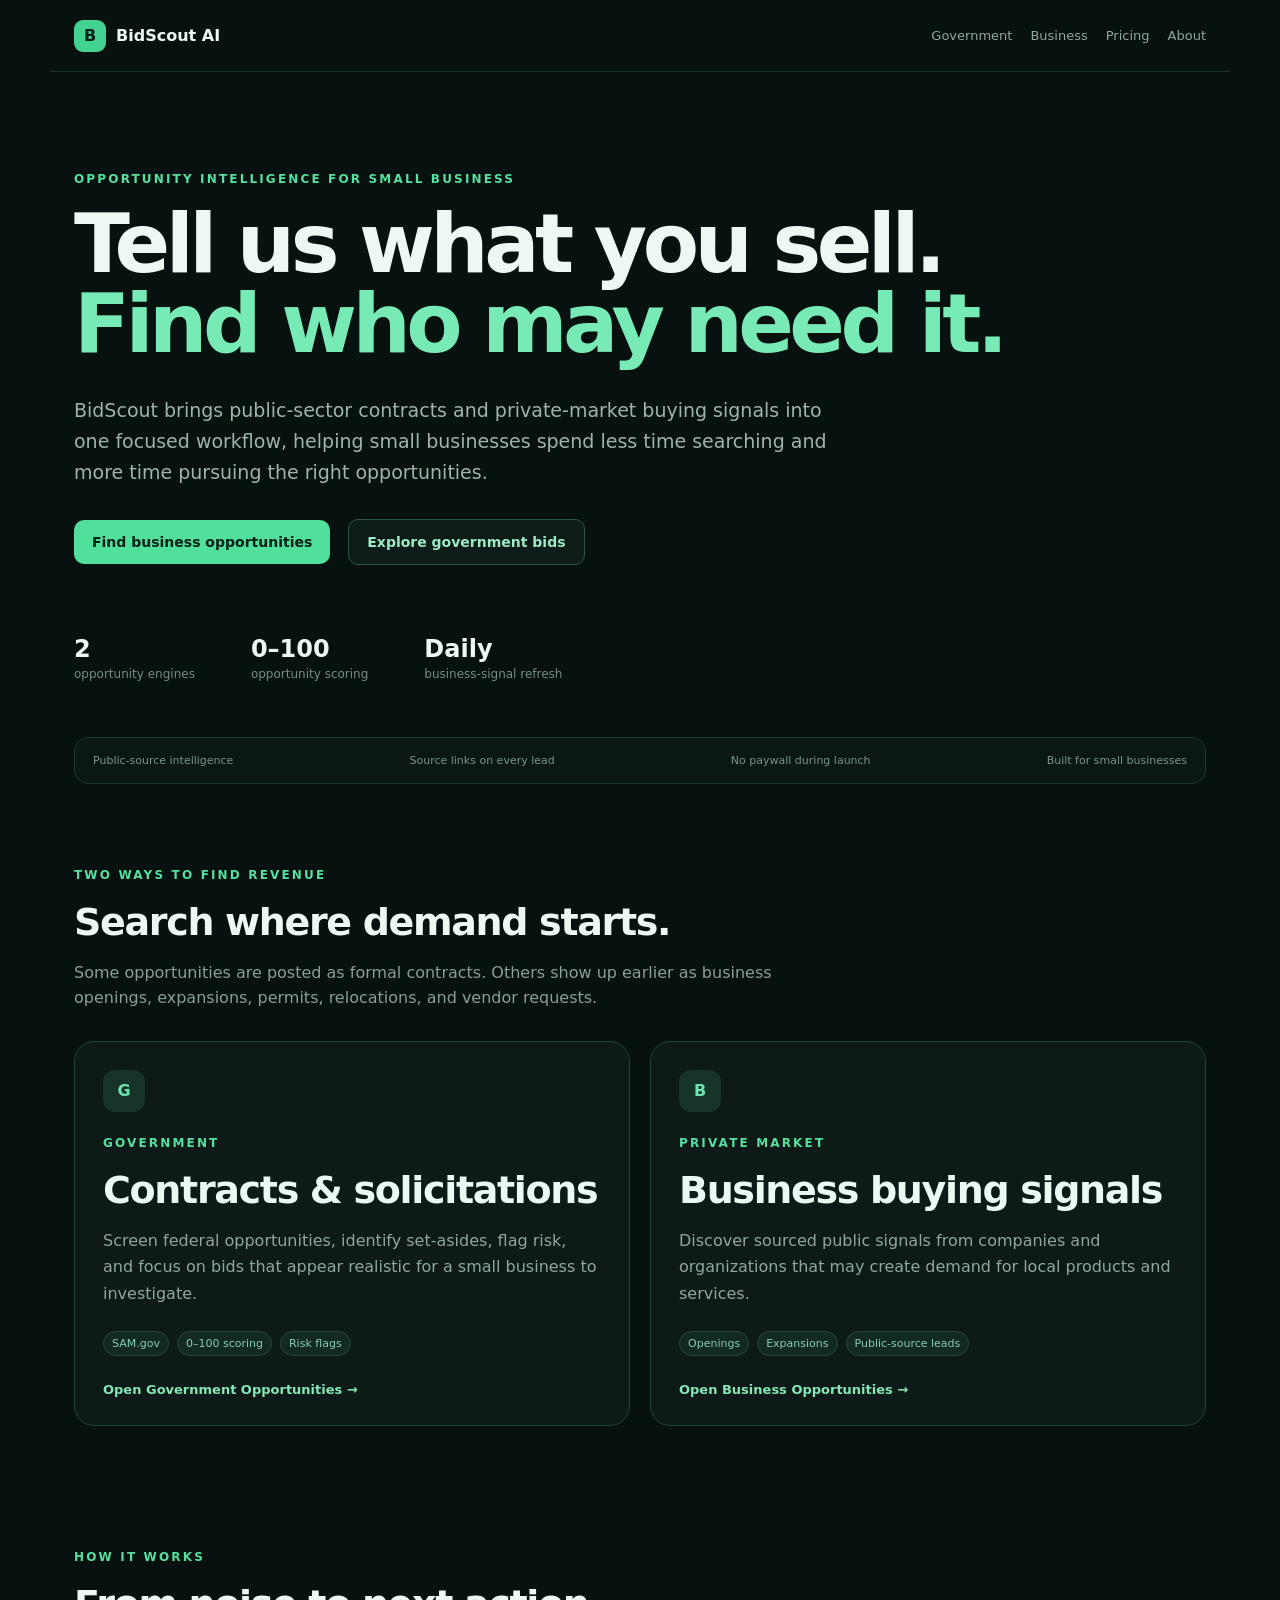
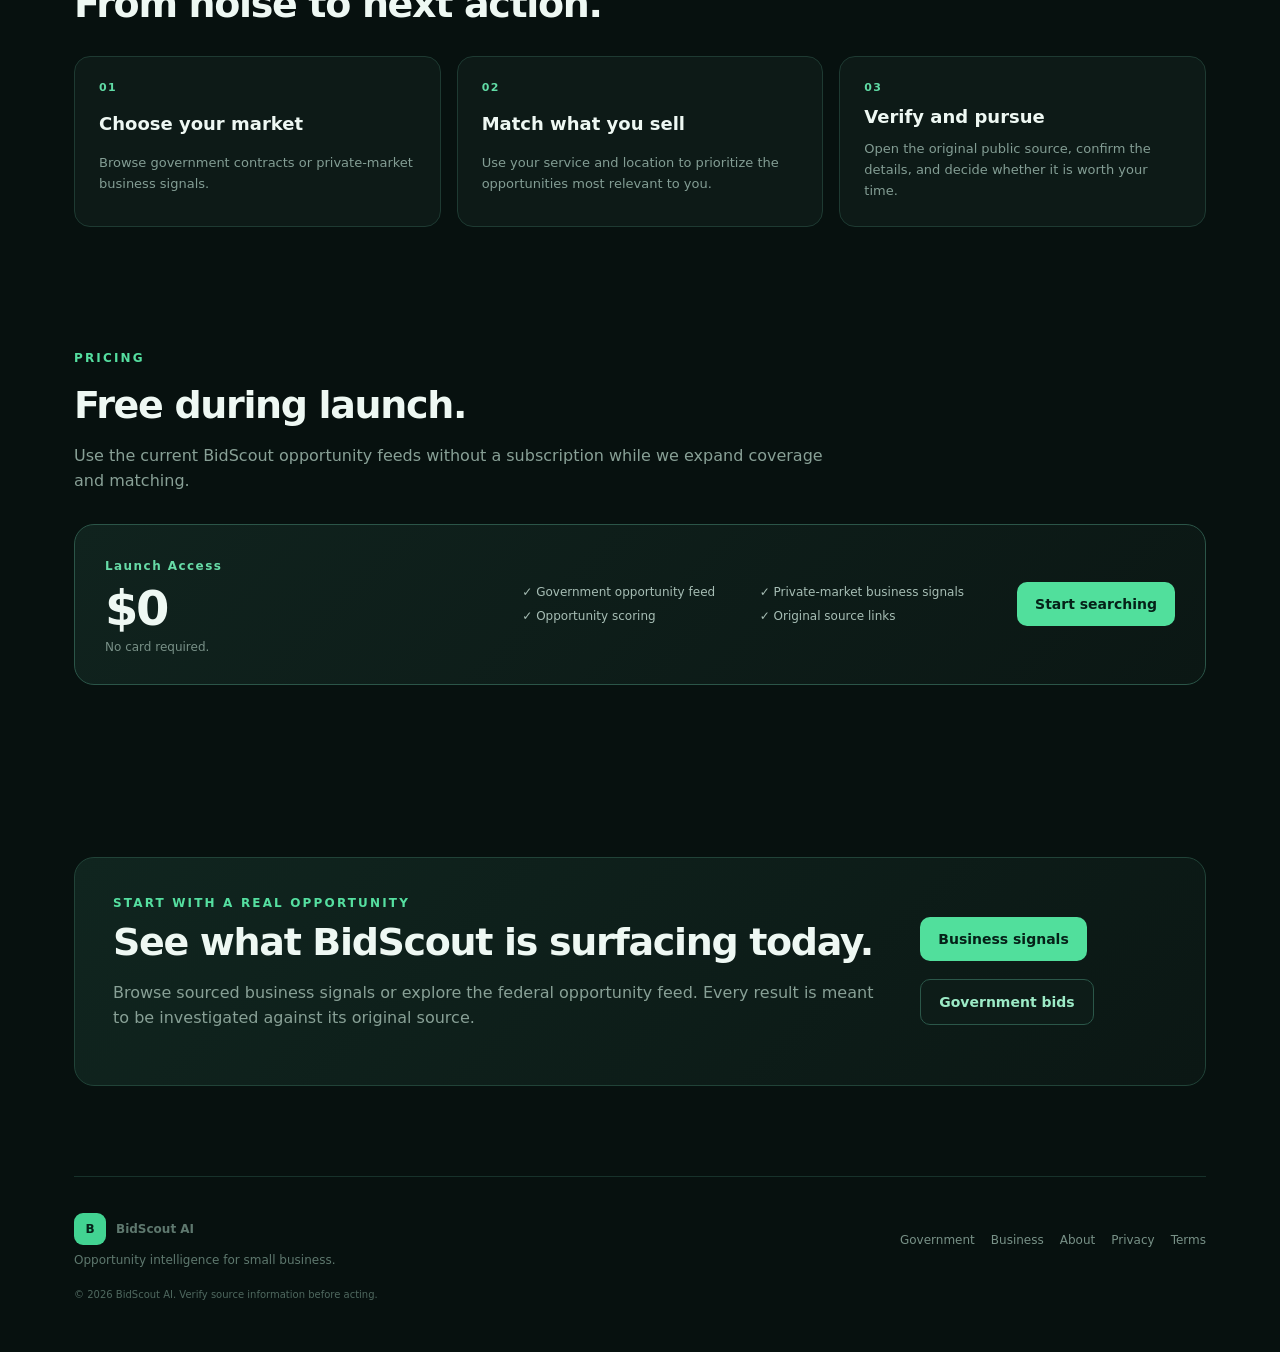
<file: index.html>
<!doctype html>
<html lang="en">
<head>
<meta charset="utf-8" />
<meta name="viewport" content="width=device-width,initial-scale=1" />
<title>BidScout AI — Find better business opportunities</title>
<meta name="description" content="BidScout helps small businesses discover government contracts and private-market buying signals worth pursuing." />
<link rel="stylesheet" href="/styles.css" />
<script defer src="https://cdn.vercel-insights.com/v1/script.js"></script>
</head>
<body>
<nav class="nav"><a class="brand" href="/"><span class="mark">B</span> BidScout AI</a><div class="navLinks"><a href="/government.html">Government</a><a href="/business.html">Business</a><a href="#pricing">Pricing</a><a href="/about.html">About</a></div></nav>
<main>
<section class="hero hubHero">
  <div class="eyebrow">OPPORTUNITY INTELLIGENCE FOR SMALL BUSINESS</div>
  <h1>Tell us what you sell.<br><span>Find who may need it.</span></h1>
  <p>BidScout brings public-sector contracts and private-market buying signals into one focused workflow, helping small businesses spend less time searching and more time pursuing the right opportunities.</p>
  <div class="heroActions"><a class="primary" href="/business.html">Find business opportunities</a><a class="secondary" href="/government.html">Explore government bids</a></div>
  <div class="proof"><div><b>2</b><span>opportunity engines</span></div><div><b>0–100</b><span>opportunity scoring</span></div><div><b>Daily</b><span>business-signal refresh</span></div></div>
</section>
<section class="trustStrip"><span>Public-source intelligence</span><span>Source links on every lead</span><span>No paywall during launch</span><span>Built for small businesses</span></section>
<section class="pathSection">
  <div class="sectionIntro"><div class="eyebrow">TWO WAYS TO FIND REVENUE</div><h2>Search where demand starts.</h2><p>Some opportunities are posted as formal contracts. Others show up earlier as business openings, expansions, permits, relocations, and vendor requests.</p></div>
  <div class="pathGrid">
    <a class="pathCard" href="/government.html"><div class="pathIcon">G</div><div class="eyebrow">GOVERNMENT</div><h2>Contracts & solicitations</h2><p>Screen federal opportunities, identify set-asides, flag risk, and focus on bids that appear realistic for a small business to investigate.</p><div class="pathMeta"><span>SAM.gov</span><span>0–100 scoring</span><span>Risk flags</span></div><strong>Open Government Opportunities →</strong></a>
    <a class="pathCard" href="/business.html"><div class="pathIcon">B</div><div class="eyebrow">PRIVATE MARKET</div><h2>Business buying signals</h2><p>Discover sourced public signals from companies and organizations that may create demand for local products and services.</p><div class="pathMeta"><span>Openings</span><span>Expansions</span><span>Public-source leads</span></div><strong>Open Business Opportunities →</strong></a>
  </div>
</section>
<section class="stepsSection"><div class="sectionIntro"><div class="eyebrow">HOW IT WORKS</div><h2>From noise to next action.</h2></div><div class="stepsGrid"><div><span>01</span><b>Choose your market</b><p>Browse government contracts or private-market business signals.</p></div><div><span>02</span><b>Match what you sell</b><p>Use your service and location to prioritize the opportunities most relevant to you.</p></div><div><span>03</span><b>Verify and pursue</b><p>Open the original public source, confirm the details, and decide whether it is worth your time.</p></div></div></section>
<section id="pricing" class="pricingSection"><div class="sectionIntro"><div class="eyebrow">PRICING</div><h2>Free during launch.</h2><p>Use the current BidScout opportunity feeds without a subscription while we expand coverage and matching.</p></div><div class="pricingCard"><div><span class="planName">Launch Access</span><div class="price">$0</div><p>No card required.</p></div><div class="planFeatures"><span>✓ Government opportunity feed</span><span>✓ Private-market business signals</span><span>✓ Opportunity scoring</span><span>✓ Original source links</span></div><a class="primary" href="/business.html">Start searching</a></div></section>
<section class="cta"><div><div class="eyebrow">START WITH A REAL OPPORTUNITY</div><h2>See what BidScout is surfacing today.</h2><p>Browse sourced business signals or explore the federal opportunity feed. Every result is meant to be investigated against its original source.</p></div><div class="heroActions"><a class="primary" href="/business.html">Business signals</a><a class="secondary" href="/government.html">Government bids</a></div></section>
</main>
<footer class="siteFooter"><div><a class="brand" href="/"><span class="mark">B</span> BidScout AI</a><p>Opportunity intelligence for small business.</p></div><div class="footerLinks"><a href="/government.html">Government</a><a href="/business.html">Business</a><a href="/about.html">About</a><a href="/privacy.html">Privacy</a><a href="/terms.html">Terms</a></div><small>© 2026 BidScout AI. Verify source information before acting.</small></footer>
</body>
</html>
</file>
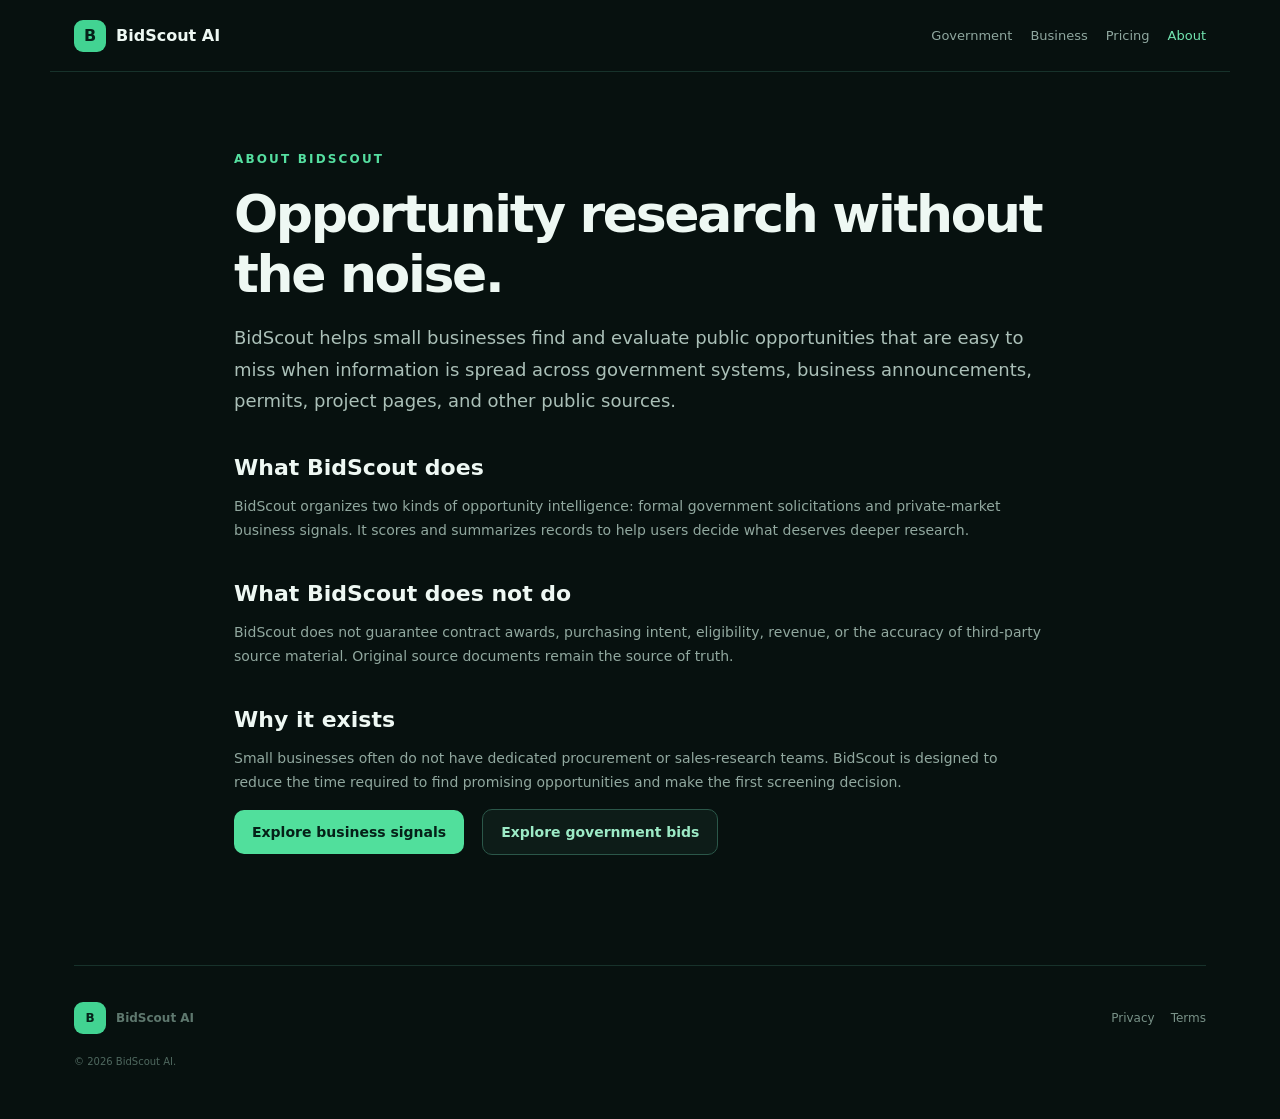
<file: about.html>
<!doctype html><html lang="en"><head><meta charset="utf-8"/><meta name="viewport" content="width=device-width,initial-scale=1"/><title>About — BidScout AI</title><meta name="description" content="About BidScout AI and how its opportunity intelligence works."/><link rel="stylesheet" href="/styles.css"/></head><body><nav class="nav"><a class="brand" href="/"><span class="mark">B</span> BidScout AI</a><div class="navLinks"><a href="/government.html">Government</a><a href="/business.html">Business</a><a href="/#pricing">Pricing</a><a class="activeNav" href="/about.html">About</a></div></nav><main class="legalPage"><div class="eyebrow">ABOUT BIDSCOUT</div><h1>Opportunity research without the noise.</h1><p class="lede">BidScout helps small businesses find and evaluate public opportunities that are easy to miss when information is spread across government systems, business announcements, permits, project pages, and other public sources.</p><h2>What BidScout does</h2><p>BidScout organizes two kinds of opportunity intelligence: formal government solicitations and private-market business signals. It scores and summarizes records to help users decide what deserves deeper research.</p><h2>What BidScout does not do</h2><p>BidScout does not guarantee contract awards, purchasing intent, eligibility, revenue, or the accuracy of third-party source material. Original source documents remain the source of truth.</p><h2>Why it exists</h2><p>Small businesses often do not have dedicated procurement or sales-research teams. BidScout is designed to reduce the time required to find promising opportunities and make the first screening decision.</p><div class="heroActions"><a class="primary" href="/business.html">Explore business signals</a><a class="secondary" href="/government.html">Explore government bids</a></div></main><footer class="siteFooter"><div><a class="brand" href="/"><span class="mark">B</span> BidScout AI</a></div><div class="footerLinks"><a href="/privacy.html">Privacy</a><a href="/terms.html">Terms</a></div><small>© 2026 BidScout AI.</small></footer></body></html>
</file>
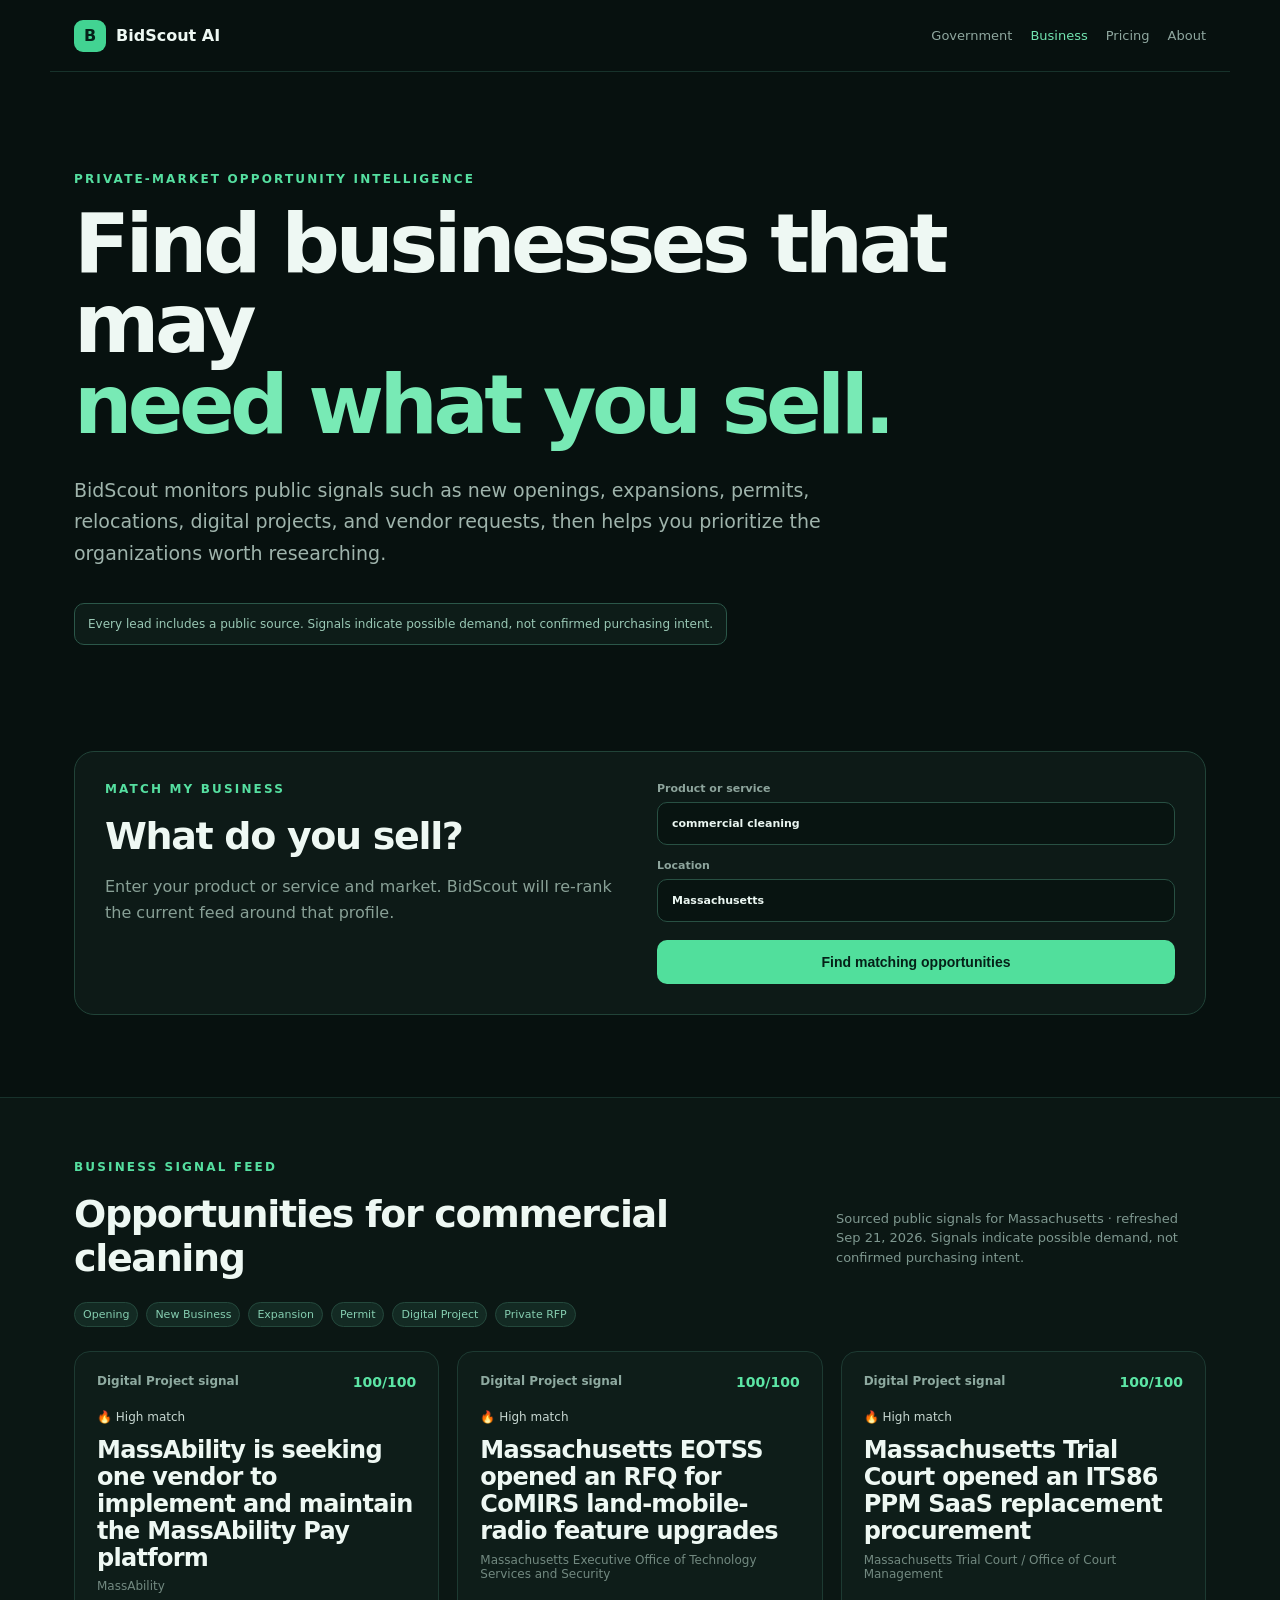
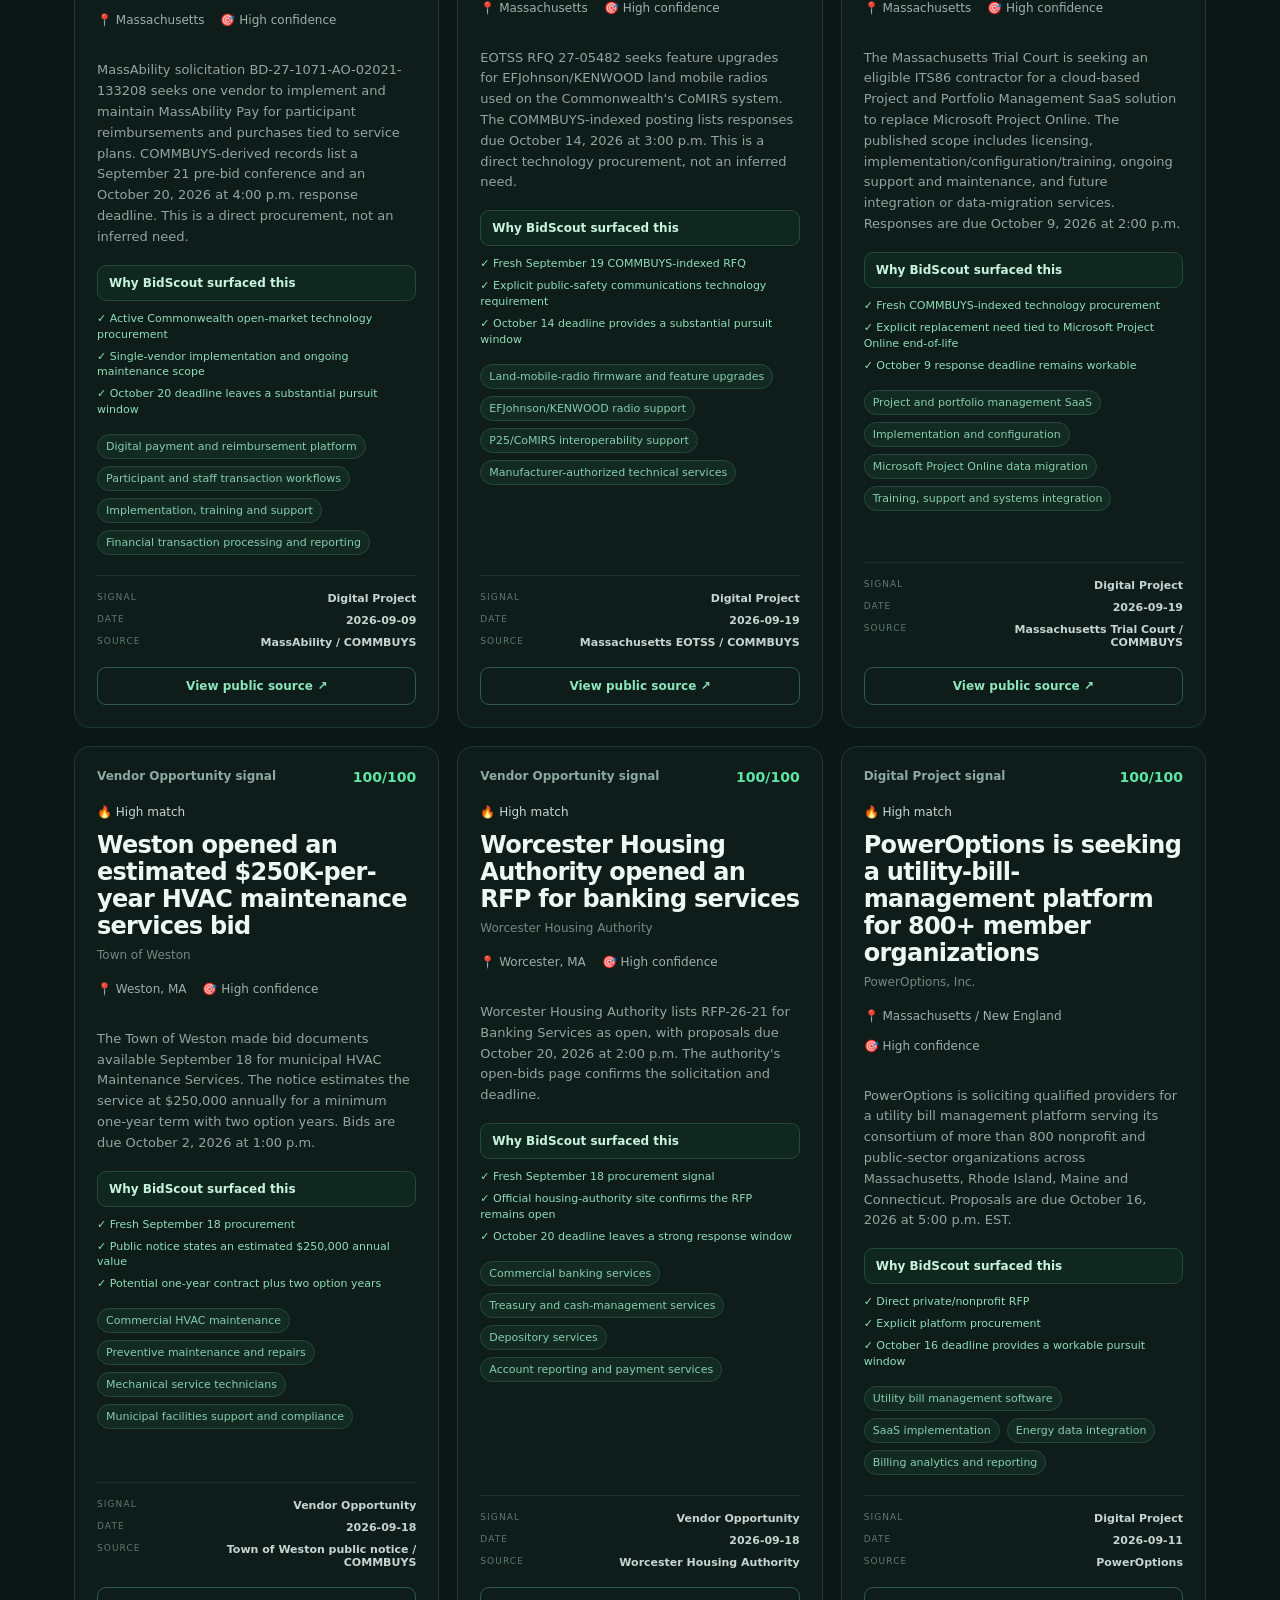
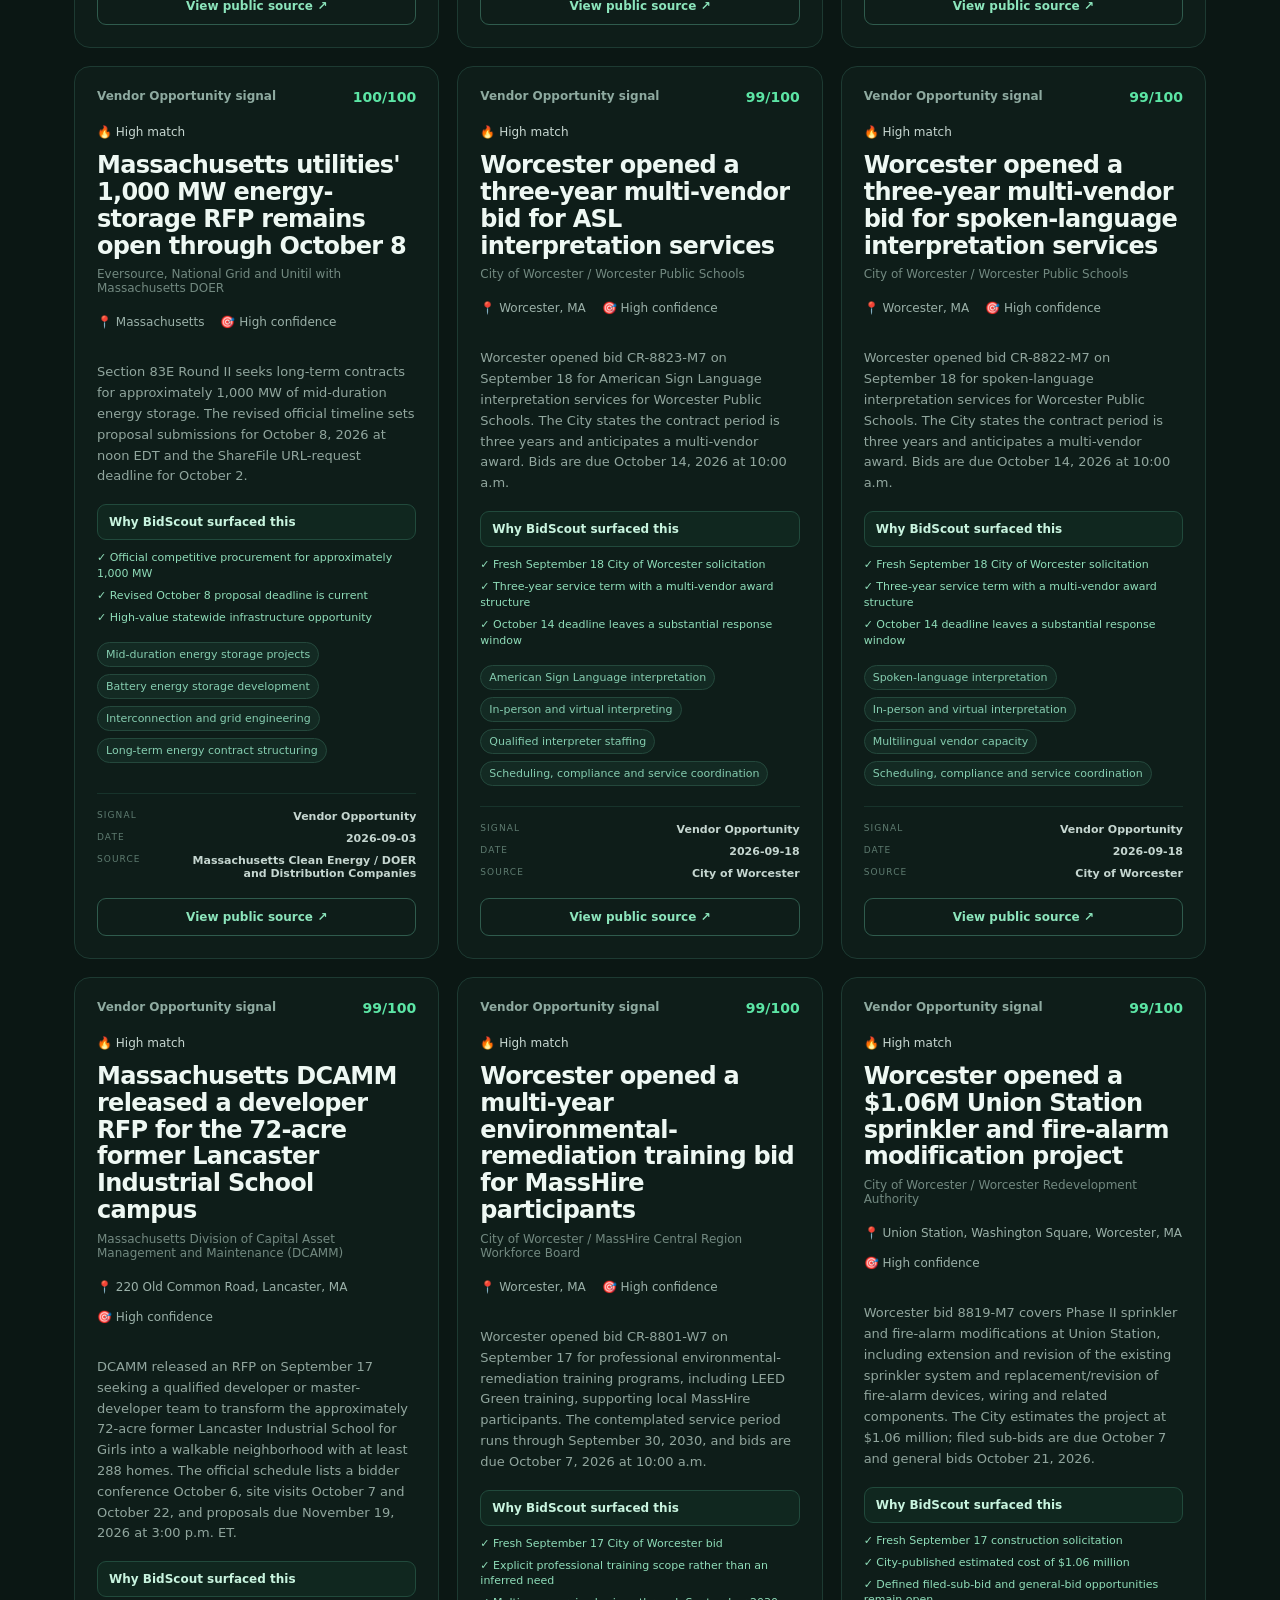
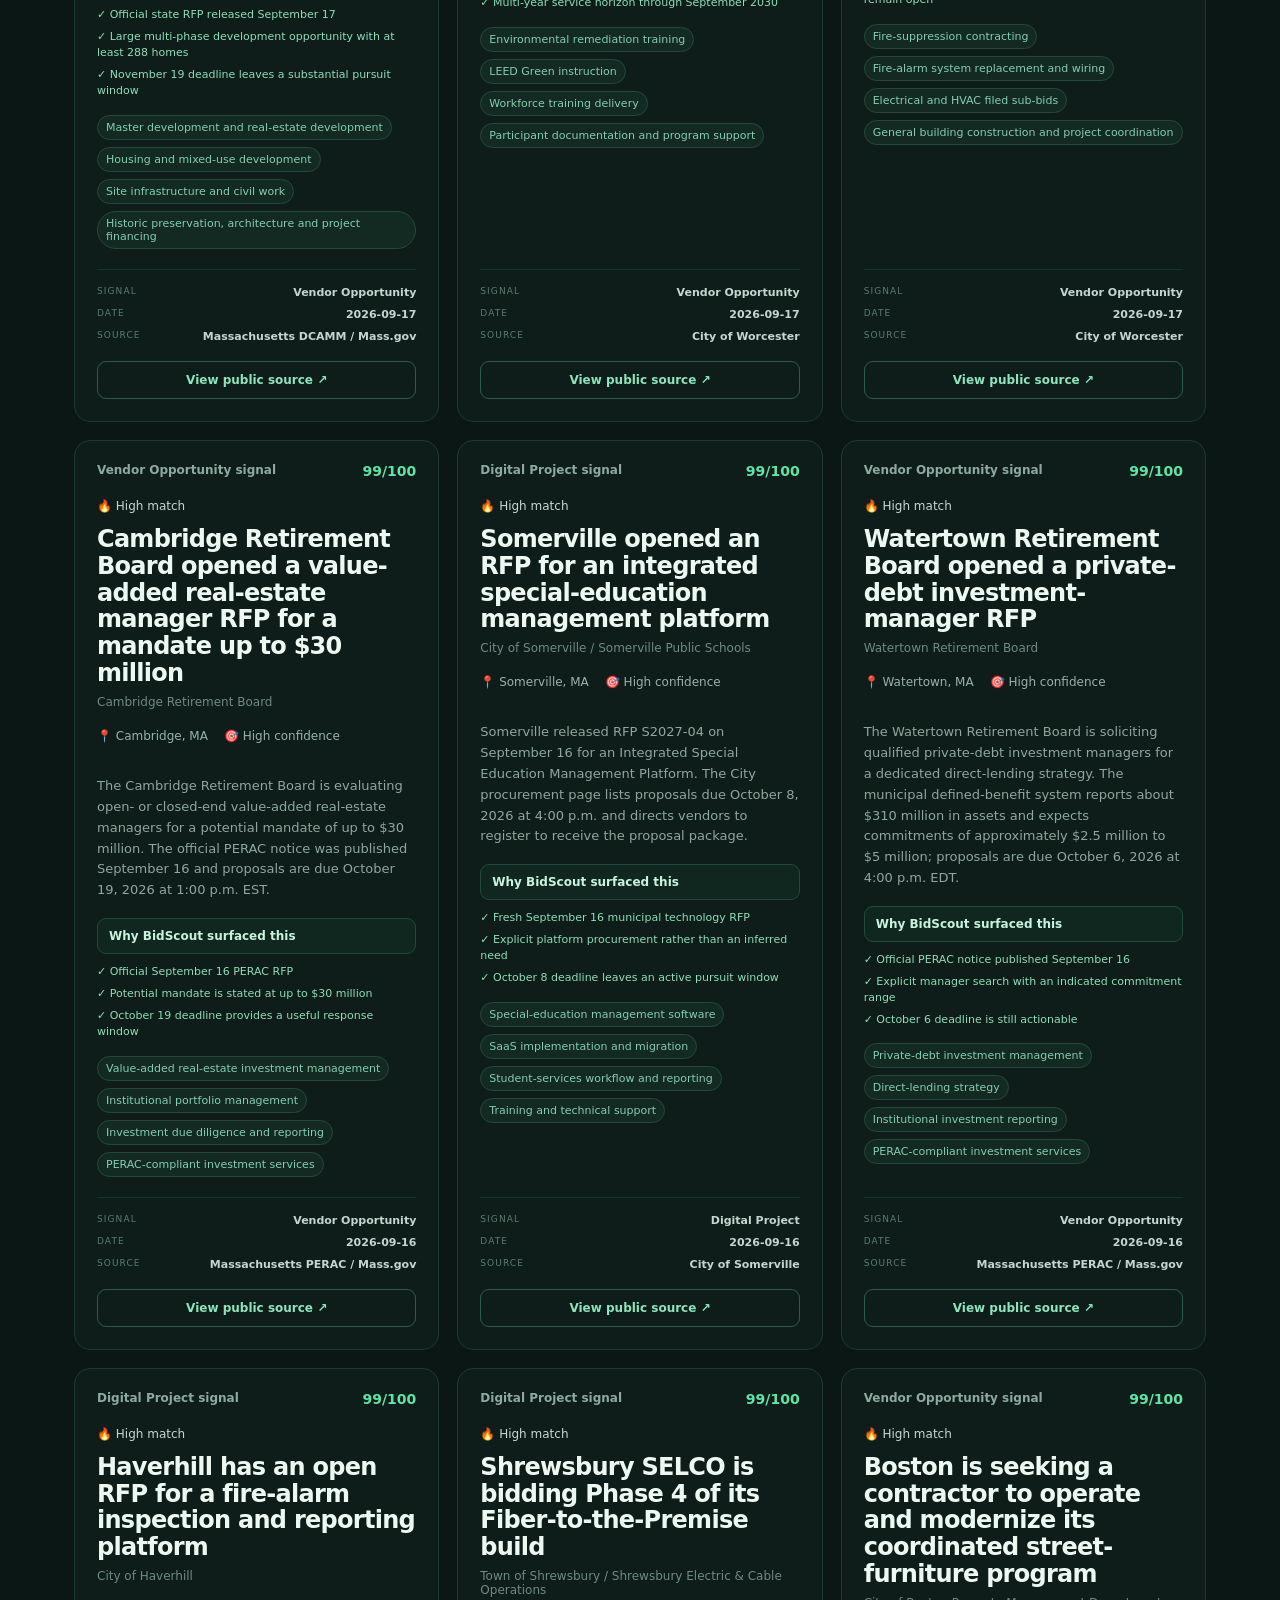
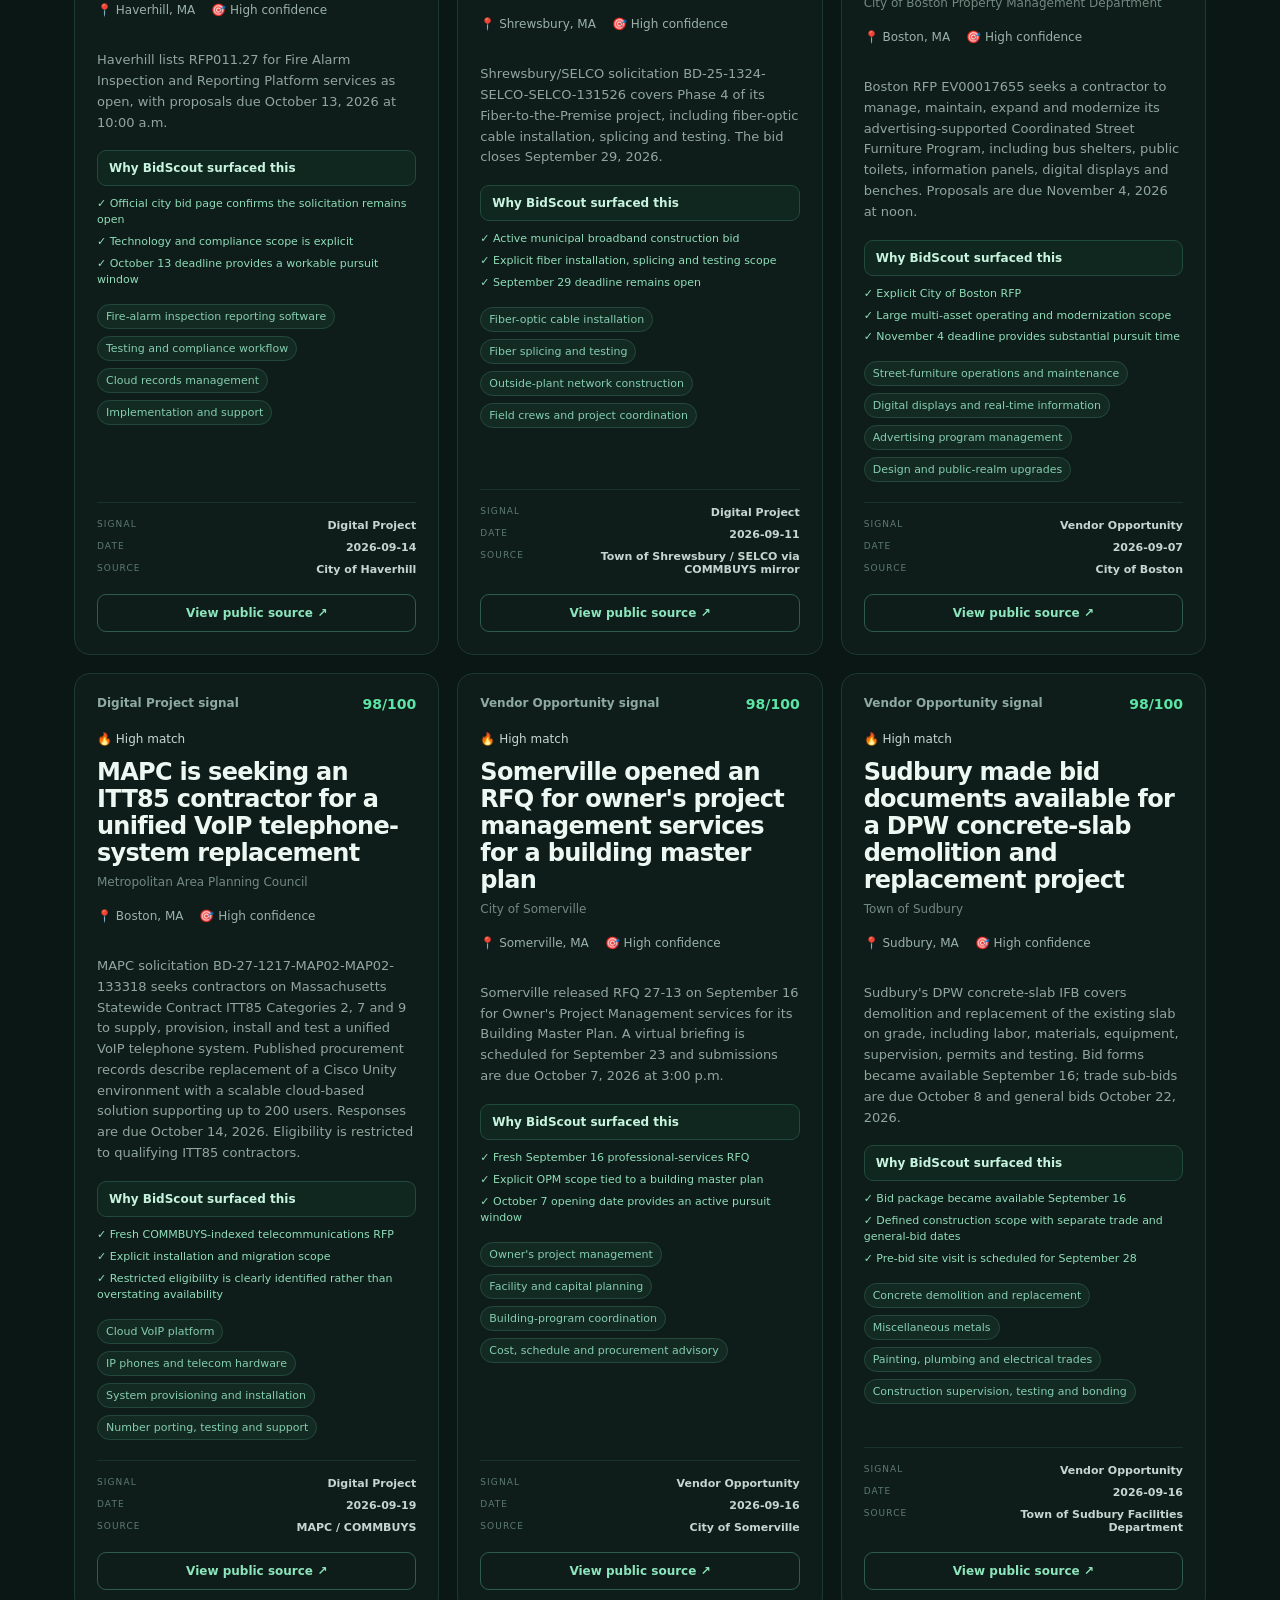
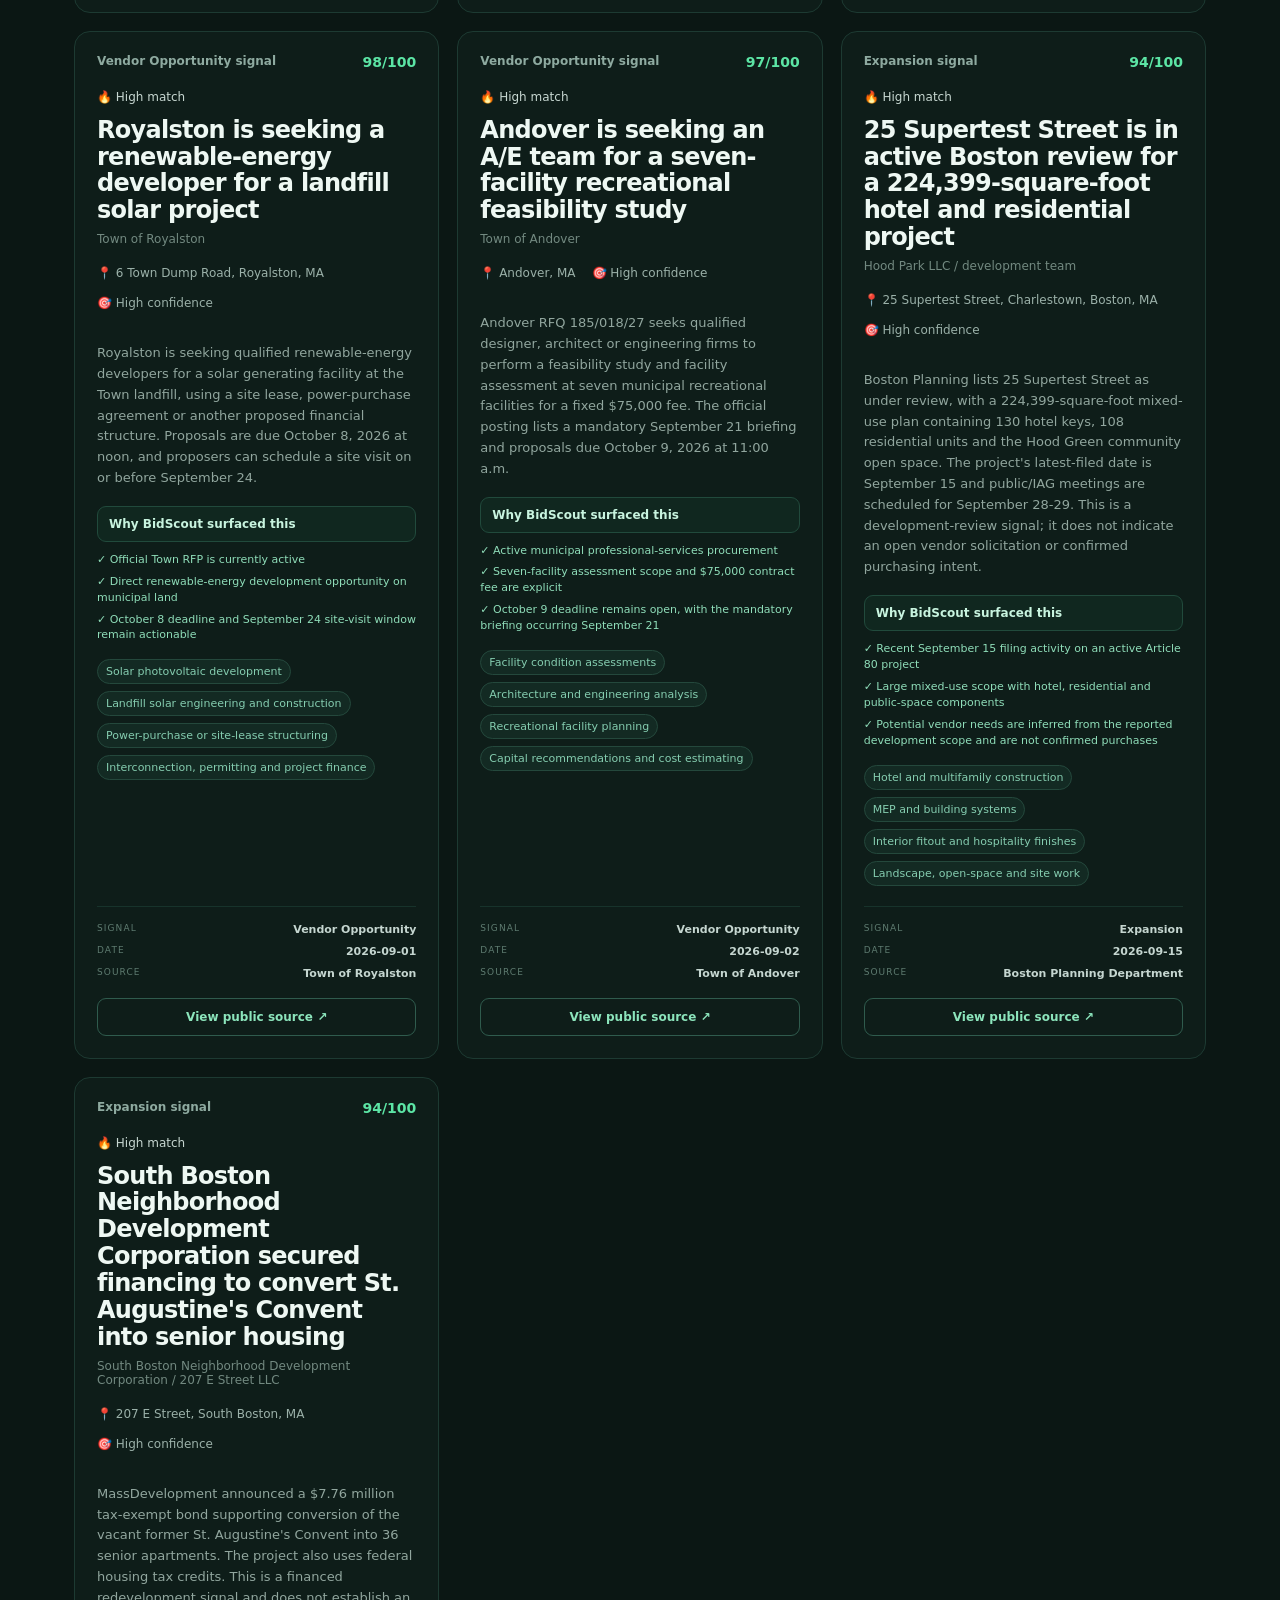
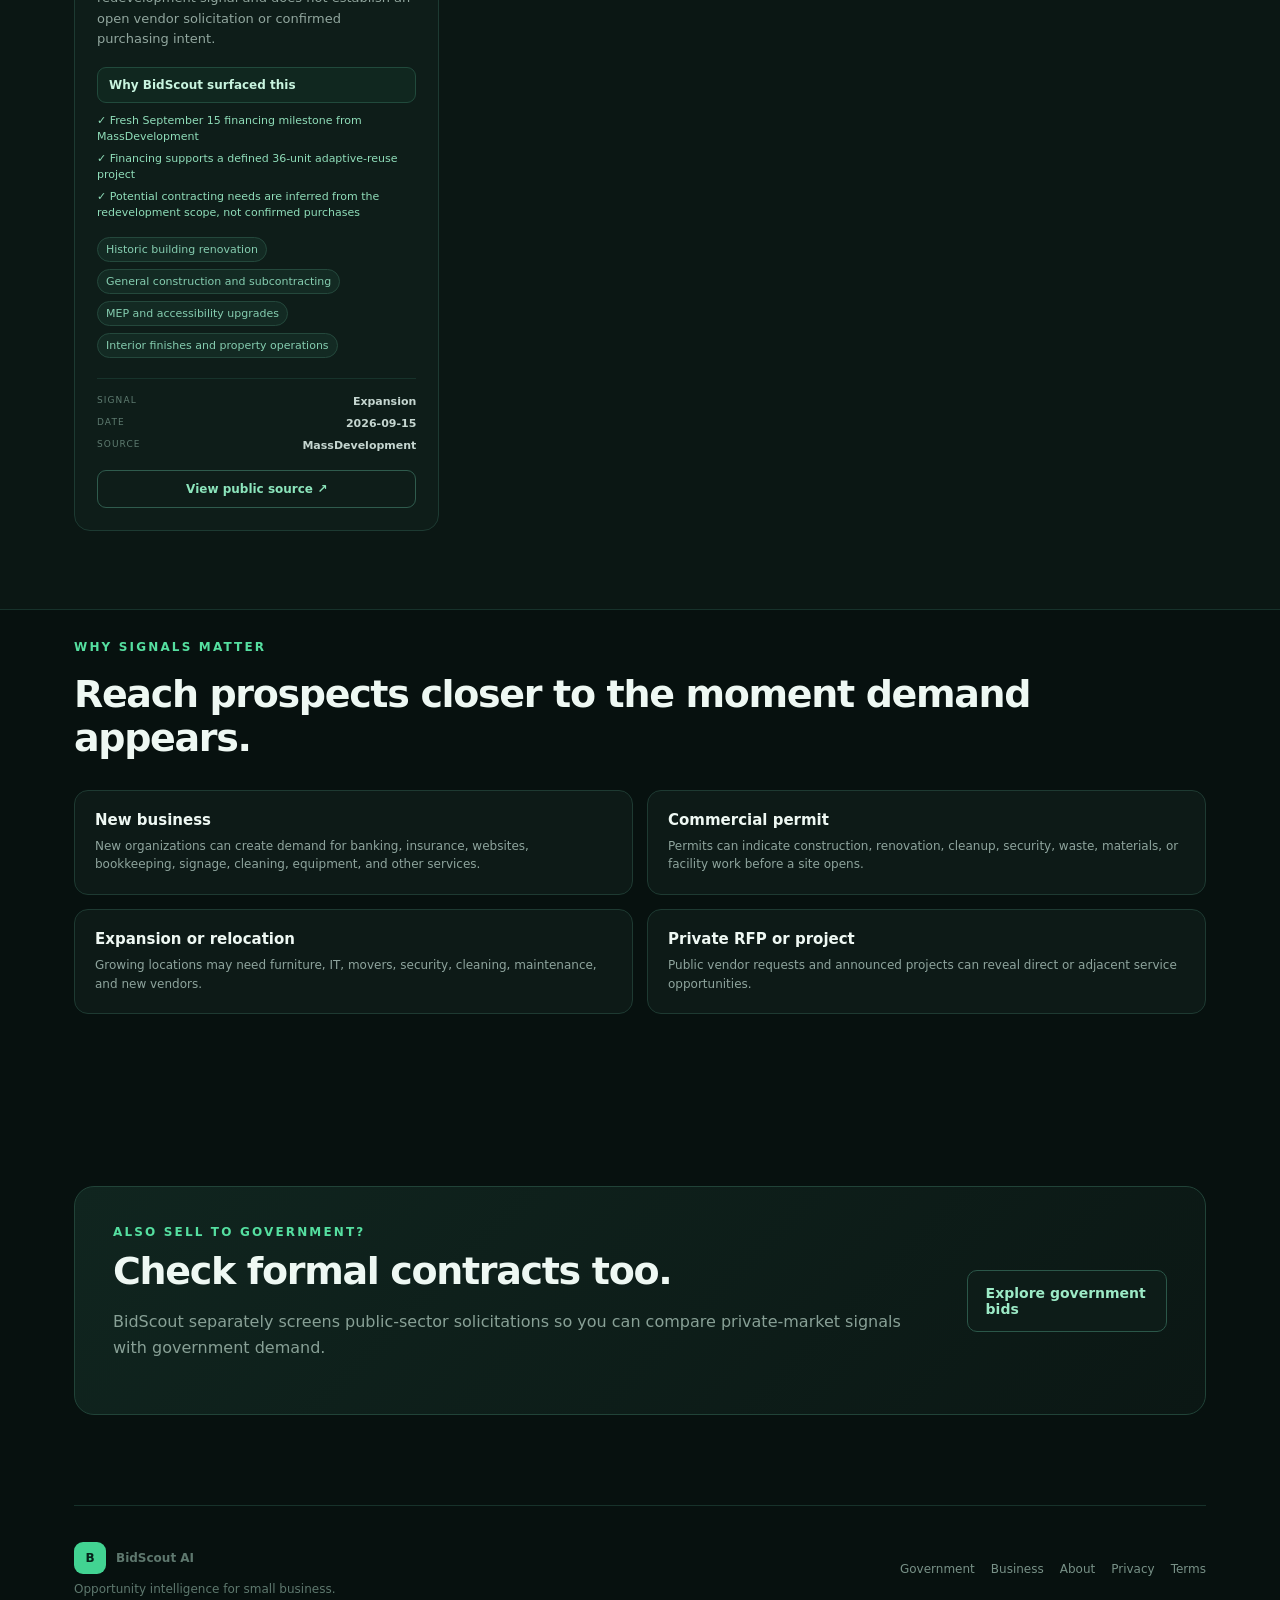
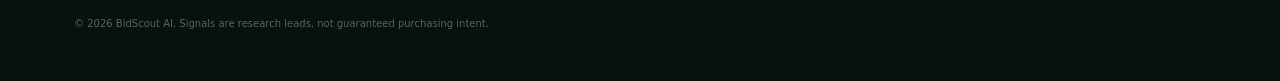
<file: business.html>
<!doctype html>
<html lang="en">
<head>
<meta charset="utf-8" />
<meta name="viewport" content="width=device-width,initial-scale=1" />
<title>Business Opportunities — BidScout AI</title>
<meta name="description" content="Find sourced private-market buying signals from new businesses, openings, expansions, permits, digital projects, and vendor requests." />
<link rel="stylesheet" href="/styles.css" />
</head>
<body>
<nav class="nav"><a class="brand" href="/"><span class="mark">B</span> BidScout AI</a><div class="navLinks"><a href="/government.html">Government</a><a class="activeNav" href="/business.html">Business</a><a href="/#pricing">Pricing</a><a href="/about.html">About</a></div></nav>
<main>
<section class="hero subHero">
  <div class="eyebrow">PRIVATE-MARKET OPPORTUNITY INTELLIGENCE</div>
  <h1>Find businesses that may<br><span>need what you sell.</span></h1>
  <p>BidScout monitors public signals such as new openings, expansions, permits, relocations, digital projects, and vendor requests, then helps you prioritize the organizations worth researching.</p>
  <div class="infoNote">Every lead includes a public source. Signals indicate possible demand, not confirmed purchasing intent.</div>
</section>
<section class="matcherSection">
  <div class="matcherBox"><div><div class="eyebrow">MATCH MY BUSINESS</div><h2>What do you sell?</h2><p>Enter your product or service and market. BidScout will re-rank the current feed around that profile.</p></div><form id="businessMatcher" class="matcherForm"><label>Product or service<input id="offerInput" placeholder="e.g. commercial cleaning" value="commercial cleaning" /></label><label>Location<input id="locationInput" placeholder="e.g. Massachusetts" value="Massachusetts" /></label><button class="primary formButton" type="submit">Find matching opportunities</button></form></div>
</section>
<section class="feed businessFeed">
  <div class="feedHead"><div><div class="eyebrow">BUSINESS SIGNAL FEED</div><h2 id="businessFeedTitle">Business opportunities</h2></div><p id="businessFeedSubtitle">Loading sourced public signals…</p></div>
  <div class="signalLegend"><span>Opening</span><span>New Business</span><span>Expansion</span><span>Permit</span><span>Digital Project</span><span>Private RFP</span></div>
  <div id="businessGrid" class="grid"><div class="loading">Loading business signals…</div></div>
</section>
<section class="howSection"><div class="eyebrow">WHY SIGNALS MATTER</div><h2>Reach prospects closer to the moment demand appears.</h2><div class="signalTypes"><div><b>New business</b><span>New organizations can create demand for banking, insurance, websites, bookkeeping, signage, cleaning, equipment, and other services.</span></div><div><b>Commercial permit</b><span>Permits can indicate construction, renovation, cleanup, security, waste, materials, or facility work before a site opens.</span></div><div><b>Expansion or relocation</b><span>Growing locations may need furniture, IT, movers, security, cleaning, maintenance, and new vendors.</span></div><div><b>Private RFP or project</b><span>Public vendor requests and announced projects can reveal direct or adjacent service opportunities.</span></div></div></section>
<section class="cta"><div><div class="eyebrow">ALSO SELL TO GOVERNMENT?</div><h2>Check formal contracts too.</h2><p>BidScout separately screens public-sector solicitations so you can compare private-market signals with government demand.</p></div><a class="secondary" href="/government.html">Explore government bids</a></section>
</main>
<footer class="siteFooter"><div><a class="brand" href="/"><span class="mark">B</span> BidScout AI</a><p>Opportunity intelligence for small business.</p></div><div class="footerLinks"><a href="/government.html">Government</a><a href="/business.html">Business</a><a href="/about.html">About</a><a href="/privacy.html">Privacy</a><a href="/terms.html">Terms</a></div><small>© 2026 BidScout AI. Signals are research leads, not guaranteed purchasing intent.</small></footer>
<script src="/business.js"></script>
</body>
</html>
</file>
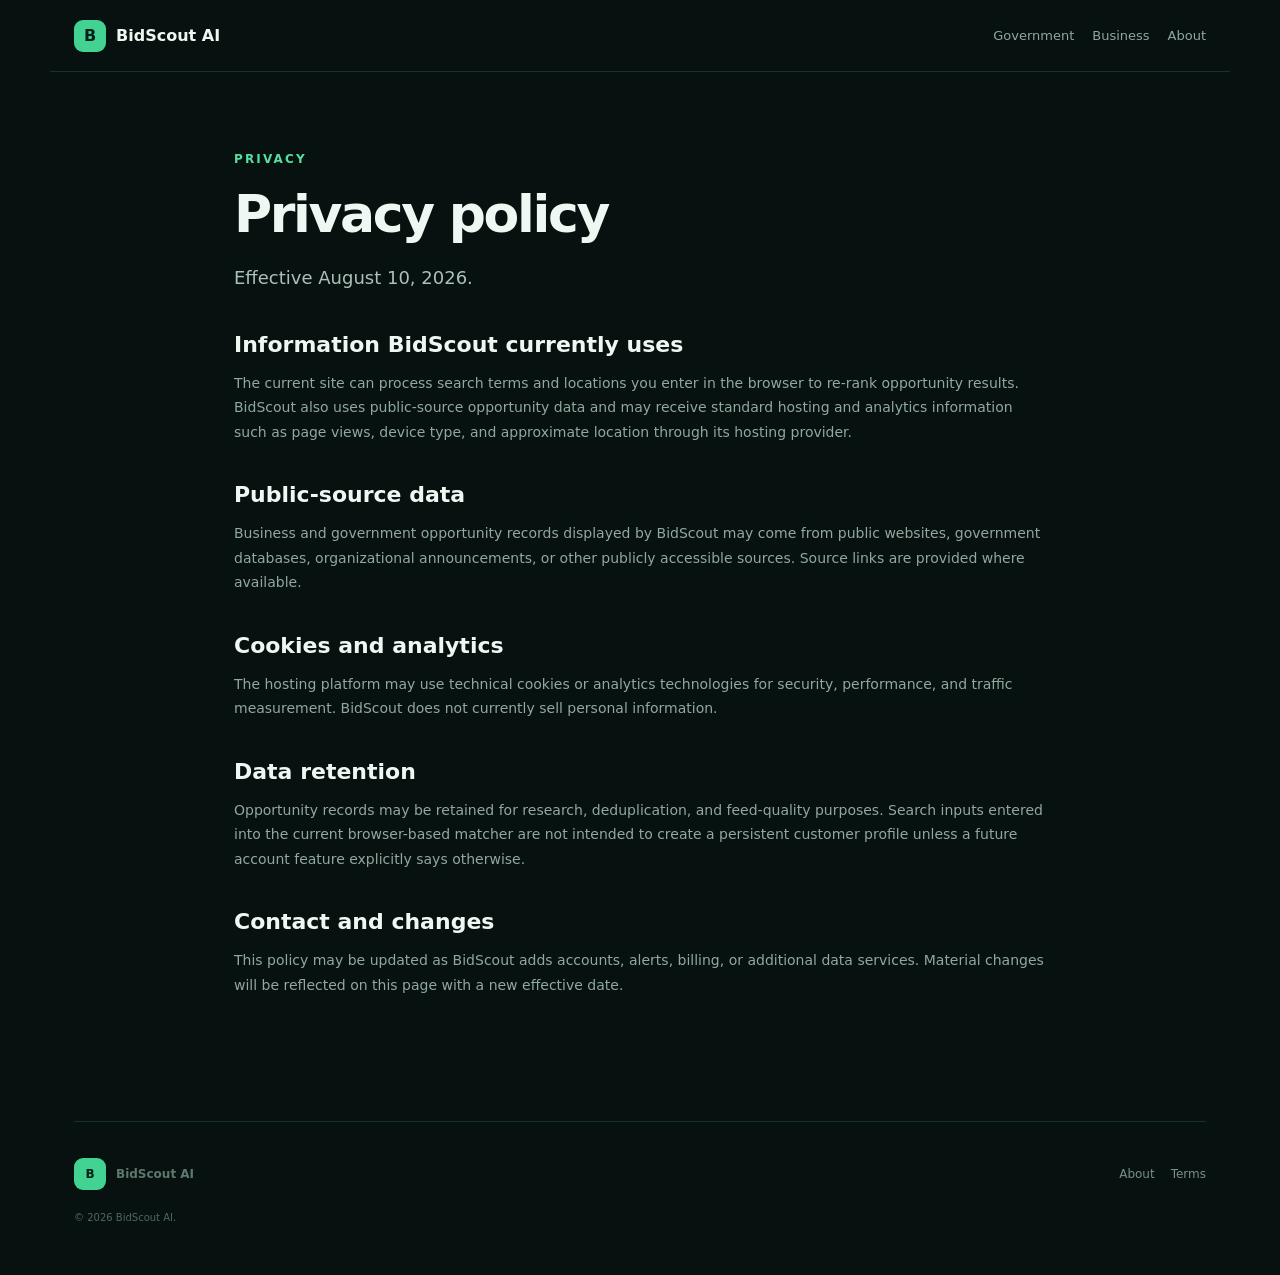
<file: privacy.html>
<!doctype html><html lang="en"><head><meta charset="utf-8"/><meta name="viewport" content="width=device-width,initial-scale=1"/><title>Privacy — BidScout AI</title><link rel="stylesheet" href="/styles.css"/></head><body><nav class="nav"><a class="brand" href="/"><span class="mark">B</span> BidScout AI</a><div class="navLinks"><a href="/government.html">Government</a><a href="/business.html">Business</a><a href="/about.html">About</a></div></nav><main class="legalPage"><div class="eyebrow">PRIVACY</div><h1>Privacy policy</h1><p class="lede">Effective August 10, 2026.</p><h2>Information BidScout currently uses</h2><p>The current site can process search terms and locations you enter in the browser to re-rank opportunity results. BidScout also uses public-source opportunity data and may receive standard hosting and analytics information such as page views, device type, and approximate location through its hosting provider.</p><h2>Public-source data</h2><p>Business and government opportunity records displayed by BidScout may come from public websites, government databases, organizational announcements, or other publicly accessible sources. Source links are provided where available.</p><h2>Cookies and analytics</h2><p>The hosting platform may use technical cookies or analytics technologies for security, performance, and traffic measurement. BidScout does not currently sell personal information.</p><h2>Data retention</h2><p>Opportunity records may be retained for research, deduplication, and feed-quality purposes. Search inputs entered into the current browser-based matcher are not intended to create a persistent customer profile unless a future account feature explicitly says otherwise.</p><h2>Contact and changes</h2><p>This policy may be updated as BidScout adds accounts, alerts, billing, or additional data services. Material changes will be reflected on this page with a new effective date.</p></main><footer class="siteFooter"><div><a class="brand" href="/"><span class="mark">B</span> BidScout AI</a></div><div class="footerLinks"><a href="/about.html">About</a><a href="/terms.html">Terms</a></div><small>© 2026 BidScout AI.</small></footer></body></html>
</file>
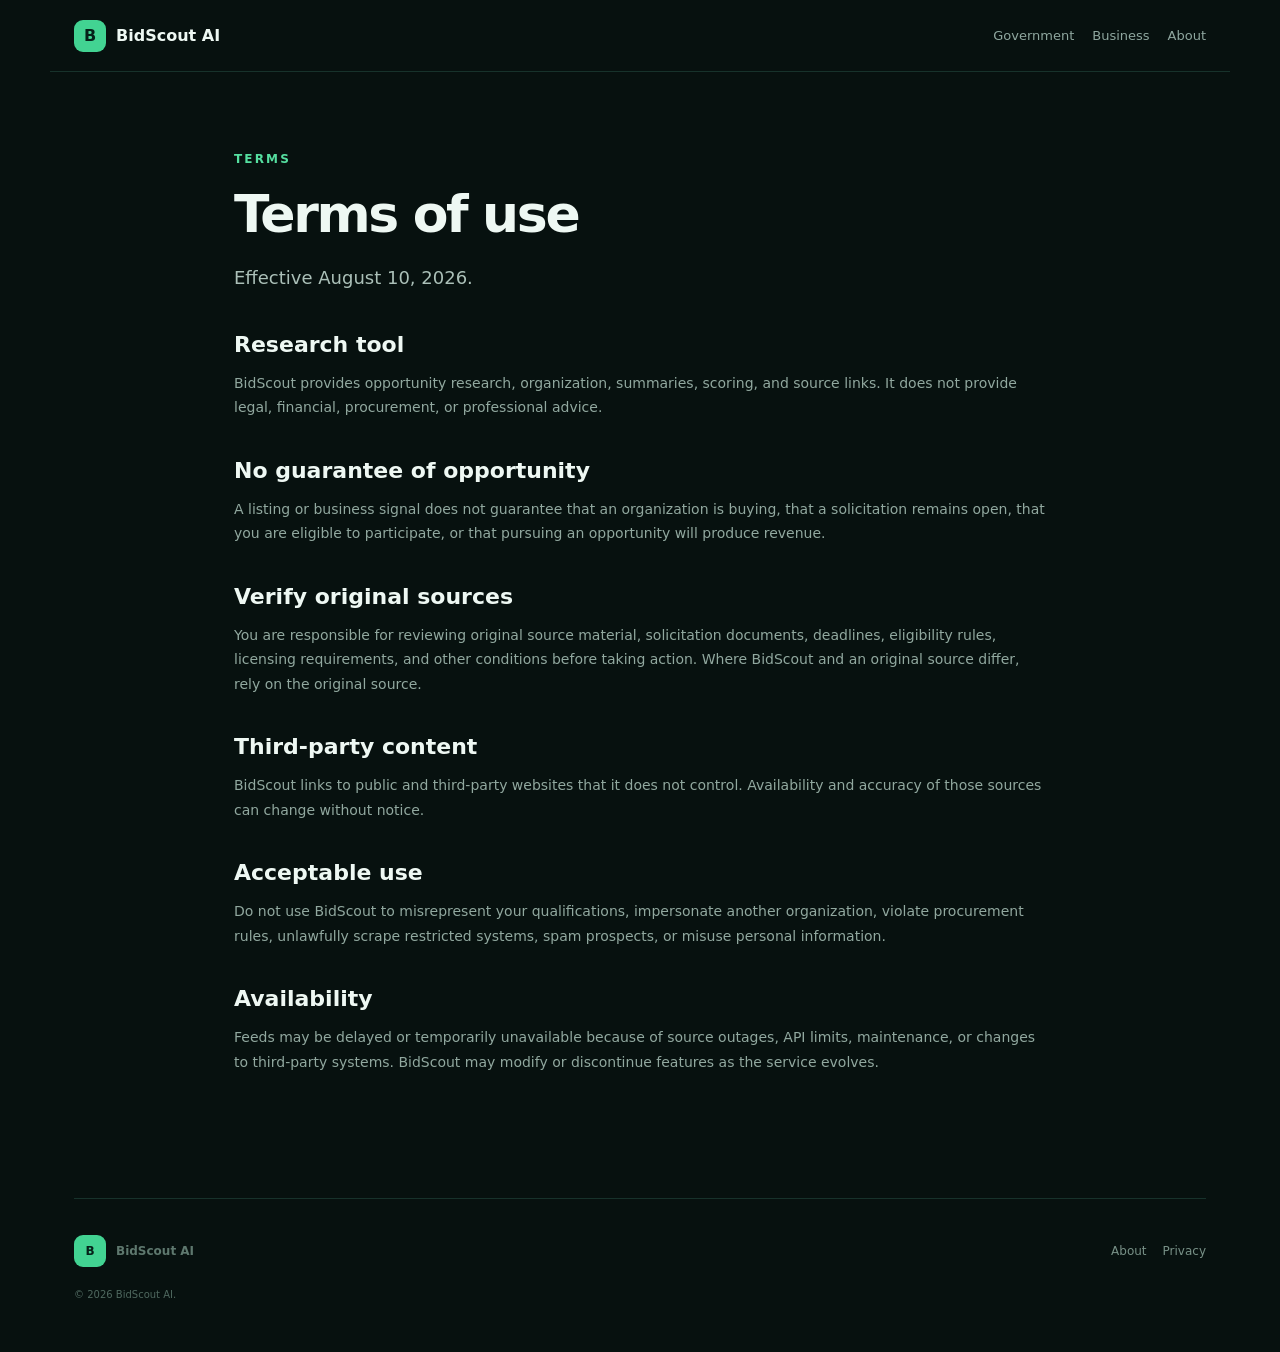
<file: terms.html>
<!doctype html><html lang="en"><head><meta charset="utf-8"/><meta name="viewport" content="width=device-width,initial-scale=1"/><title>Terms — BidScout AI</title><link rel="stylesheet" href="/styles.css"/></head><body><nav class="nav"><a class="brand" href="/"><span class="mark">B</span> BidScout AI</a><div class="navLinks"><a href="/government.html">Government</a><a href="/business.html">Business</a><a href="/about.html">About</a></div></nav><main class="legalPage"><div class="eyebrow">TERMS</div><h1>Terms of use</h1><p class="lede">Effective August 10, 2026.</p><h2>Research tool</h2><p>BidScout provides opportunity research, organization, summaries, scoring, and source links. It does not provide legal, financial, procurement, or professional advice.</p><h2>No guarantee of opportunity</h2><p>A listing or business signal does not guarantee that an organization is buying, that a solicitation remains open, that you are eligible to participate, or that pursuing an opportunity will produce revenue.</p><h2>Verify original sources</h2><p>You are responsible for reviewing original source material, solicitation documents, deadlines, eligibility rules, licensing requirements, and other conditions before taking action. Where BidScout and an original source differ, rely on the original source.</p><h2>Third-party content</h2><p>BidScout links to public and third-party websites that it does not control. Availability and accuracy of those sources can change without notice.</p><h2>Acceptable use</h2><p>Do not use BidScout to misrepresent your qualifications, impersonate another organization, violate procurement rules, unlawfully scrape restricted systems, spam prospects, or misuse personal information.</p><h2>Availability</h2><p>Feeds may be delayed or temporarily unavailable because of source outages, API limits, maintenance, or changes to third-party systems. BidScout may modify or discontinue features as the service evolves.</p></main><footer class="siteFooter"><div><a class="brand" href="/"><span class="mark">B</span> BidScout AI</a></div><div class="footerLinks"><a href="/about.html">About</a><a href="/privacy.html">Privacy</a></div><small>© 2026 BidScout AI.</small></footer></body></html>
</file>
<file: styles.css>
*{box-sizing:border-box}html{scroll-behavior:smooth;overflow-x:hidden}body{margin:0;background:#07110f;color:#eef8f3;font-family:Inter,ui-sans-serif,system-ui,-apple-system,BlinkMacSystemFont,"Segoe UI",sans-serif;overflow-x:hidden}a{color:inherit;text-decoration:none}.nav{height:72px;display:flex;align-items:center;justify-content:space-between;max-width:1180px;margin:auto;padding:0 24px;border-bottom:1px solid #17322b}.navLinks{display:flex;gap:18px}.navLinks a{font-size:13px;color:#8fa79f}.navLinks a:hover,.navLinks .activeNav{color:#72e4b0}.brand{font-weight:800;display:flex;align-items:center;gap:10px}.mark{width:32px;height:32px;border-radius:9px;background:#42d392;color:#062119;display:grid;place-items:center}.hero{max-width:1180px;margin:auto;padding:100px 24px 84px}.subHero{padding-bottom:64px}.hubHero{padding-bottom:56px}.eyebrow{font-size:12px;letter-spacing:.18em;color:#55dfa0;font-weight:800;margin-bottom:18px}.hero h1{font-size:clamp(46px,7vw,82px);line-height:.98;letter-spacing:-.055em;margin:0;max-width:970px}.hero h1 span{color:#78eab5}.hero>p{font-size:19px;line-height:1.65;color:#9fb4ac;max-width:760px;margin:30px 0}.heroActions{display:flex;gap:18px;align-items:center;flex-wrap:wrap}.primary,.secondary{padding:14px 18px;border-radius:10px;font-weight:800;font-size:14px;display:inline-flex;align-items:center;justify-content:center}.primary{background:#51df9c;color:#052118}.primary:hover{background:#69e5aa}.secondary{border:1px solid #2b5749;color:#9ceac6;background:#0d1c18}.secondary:hover{border-color:#4a806d}.status{font-size:13px;border:1px solid #24483e;padding:11px 14px;border-radius:999px;color:#a9c4ba}.status.live{color:#65e3aa}.status.demo{color:#e7c778}.proof{display:flex;gap:56px;margin-top:70px}.proof div{display:flex;flex-direction:column}.proof b{font-size:24px}.proof span{font-size:12px;color:#758d84;margin-top:4px}.feed{background:#0b1714;border-top:1px solid #17322b;border-bottom:1px solid #17322b;padding:78px max(24px,calc((100vw - 1132px)/2));min-width:0}.feedHead{display:flex;justify-content:space-between;align-items:end;gap:30px;margin-bottom:22px}.feedHead h2,.cta h2,.howSection h2,.matcherBox h2,.pathCard h2,.sectionIntro h2{font-size:38px;letter-spacing:-.035em;margin:0}.feedHead>p{max-width:370px;color:#7f9890;font-size:13px;line-height:1.5}.filters{display:flex;gap:8px;flex-wrap:wrap;margin-bottom:24px}.filters button{background:#0e1d19;border:1px solid #23463b;color:#8ea69e;border-radius:999px;padding:8px 11px;font-size:11px;cursor:pointer}.filters button.active{background:#18352b;color:#7ce5b5}.grid{display:grid;grid-template-columns:repeat(3,minmax(0,1fr));gap:18px;min-width:0}.card{background:#0e1d19;border:1px solid #1d3a32;border-radius:16px;padding:22px;display:flex;flex-direction:column;min-height:520px;min-width:0;overflow:hidden}.signalCard{min-height:430px}.cardTop{display:flex;justify-content:space-between;gap:12px;min-width:0}.source{font-size:12px;color:#8eaaa0;font-weight:700;min-width:0;overflow-wrap:anywhere}.score{font-size:14px;color:#5ce5a5;font-weight:900;white-space:nowrap}.verdict{font-size:12px;margin:20px 0 8px;color:#c7d7d1}.card h3{font-size:24px;line-height:1.12;letter-spacing:-.03em;margin:5px 0 8px;overflow-wrap:anywhere}.agency{font-size:12px;color:#728980;overflow-wrap:anywhere}.meta{display:flex;gap:16px;flex-wrap:wrap;font-size:12px;color:#9bb1a9;margin:20px 0}.desc{font-size:13px;color:#91a69e;line-height:1.6;overflow-wrap:anywhere;word-break:break-word}.recommendation{font-size:12px;font-weight:800;color:#c8f4df;background:#10271f;border:1px solid #214a3c;border-radius:9px;padding:10px 11px;margin:4px 0 10px}.analysis{display:grid;gap:6px;font-size:11px;line-height:1.45;margin-bottom:8px}.analysis div{overflow-wrap:anywhere}.analysis.good{color:#8fddb9}.analysis.risk{color:#d8b77d}.tags{display:flex;gap:7px;flex-wrap:wrap;margin:8px 0 20px}.tags span,.signalLegend span,.pathMeta span{font-size:11px;background:#132a23;color:#85cdb0;border:1px solid #24483c;border-radius:999px;padding:5px 8px}.facts{display:grid;grid-template-columns:1fr;gap:9px;margin-top:auto;border-top:1px solid #17332b;padding-top:16px;min-width:0}.facts div{display:grid;grid-template-columns:minmax(72px,auto) minmax(0,1fr);gap:14px;align-items:start}.facts small{color:#5e7b70;font-size:9px;letter-spacing:.12em}.facts b{font-size:11px;text-align:right;color:#c5d6d0;min-width:0;overflow-wrap:anywhere}.open{margin-top:18px;border:1px solid #2f5b4d;border-radius:9px;padding:11px 12px;text-align:center;font-size:12px;font-weight:800;color:#8ce5bc}.loading{color:#799389;padding:30px 0}.cta{max-width:1132px;margin:90px auto;padding:38px;border:1px solid #214338;background:linear-gradient(135deg,#10251f,#0b1714);border-radius:20px;display:flex;justify-content:space-between;align-items:center;gap:30px}.cta p,.howSection p,.matcherBox p,.sectionIntro p{color:#88a096;line-height:1.6}.cta .eyebrow{margin-bottom:10px}.pathSection,.matcherSection,.howSection,.stepsSection,.pricingSection{max-width:1132px;margin:0 auto;padding:42px 0 82px}.pathGrid{display:grid;grid-template-columns:repeat(2,minmax(0,1fr));gap:20px}.pathCard{border:1px solid #214338;background:#0d1a17;border-radius:20px;padding:28px;min-height:360px;display:flex;flex-direction:column;transition:transform .18s ease,border-color .18s ease}.pathCard:hover{transform:translateY(-3px);border-color:#3b755f}.pathCard p{color:#90a79f;line-height:1.65}.pathCard strong{margin-top:auto;color:#85e7b8;font-size:13px}.pathIcon{width:42px;height:42px;border-radius:12px;display:grid;place-items:center;background:#17342a;color:#6de3ad;font-weight:900;margin-bottom:24px}.pathMeta{display:flex;gap:8px;flex-wrap:wrap;margin:8px 0 26px}.howSection{padding-top:30px}.howSection p{max-width:760px}.matcherBox{border:1px solid #214338;background:#0d1a17;border-radius:20px;padding:30px;display:grid;grid-template-columns:1fr 1fr;gap:34px}.matcherForm{display:grid;gap:14px}.matcherForm label{display:grid;gap:7px;font-size:11px;color:#8da49c;font-weight:700}.matcherForm input{width:100%;background:#081411;border:1px solid #285043;color:#eaf6f1;border-radius:10px;padding:14px;font:inherit;outline:none}.matcherForm input:focus{border-color:#4fba8e}.formButton{border:0;cursor:pointer;margin-top:4px}.businessFeed{padding-top:62px}.signalLegend{display:flex;gap:8px;flex-wrap:wrap;margin:0 0 24px}.signalTypes{display:grid;grid-template-columns:repeat(2,minmax(0,1fr));gap:14px;margin-top:30px}.signalTypes div{border:1px solid #1e3a32;background:#0d1a17;border-radius:14px;padding:20px;display:grid;gap:8px}.signalTypes b{font-size:15px}.signalTypes span{font-size:12px;line-height:1.55;color:#8ea49d}.infoNote{display:inline-block;max-width:760px;margin-top:4px;padding:11px 13px;border:1px solid #2b5749;background:#0d1c18;border-radius:10px;color:#9ac8b5;font-size:12px;line-height:1.5}.trustStrip{max-width:1132px;margin:0 auto 42px;padding:16px 18px;border:1px solid #1c382f;background:#0a1714;border-radius:14px;display:flex;justify-content:space-between;gap:18px;flex-wrap:wrap;color:#79968c;font-size:11px}.sectionIntro{max-width:760px;margin-bottom:30px}.stepsGrid{display:grid;grid-template-columns:repeat(3,minmax(0,1fr));gap:16px}.stepsGrid>div{border:1px solid #1e3a32;background:#0d1a17;border-radius:16px;padding:24px;display:grid;gap:12px}.stepsGrid span{font-size:11px;color:#60dba5;font-weight:900;letter-spacing:.12em}.stepsGrid b{font-size:18px}.stepsGrid p{margin:0;color:#839d94;font-size:13px;line-height:1.6}.pricingCard{border:1px solid #2b5548;background:linear-gradient(135deg,#10231e,#0b1714);border-radius:20px;padding:30px;display:grid;grid-template-columns:1fr 1.2fr auto;align-items:center;gap:30px}.planName{font-size:12px;letter-spacing:.12em;color:#67dba7;font-weight:800}.price{font-size:48px;font-weight:900;letter-spacing:-.05em;margin-top:6px}.pricingCard p{margin:4px 0 0;color:#789087;font-size:12px}.planFeatures{display:grid;grid-template-columns:1fr 1fr;gap:10px;color:#a7beb5;font-size:12px}.siteFooter{max-width:1132px;margin:0 auto;padding:36px 0 52px;border-top:1px solid #17322b;display:grid;grid-template-columns:1fr auto;gap:22px;align-items:center;color:#5e786e;font-size:12px}.siteFooter p{margin:8px 0 0}.siteFooter small{grid-column:1/-1;color:#4f685f}.footerLinks{display:flex;gap:16px;flex-wrap:wrap}.footerLinks a{color:#789187}.footerLinks a:hover{color:#a3d7c0}.legalPage{max-width:860px;margin:0 auto;padding:80px 24px 110px}.legalPage h1{font-size:52px;letter-spacing:-.045em;margin:0 0 18px}.legalPage h2{font-size:22px;margin:38px 0 10px}.legalPage p,.legalPage li{color:#91a89f;line-height:1.75;font-size:14px}.legalPage .lede{font-size:18px;color:#abc0b8}.legalPage ul{padding-left:20px}@media(max-width:900px){.grid,.pathGrid,.signalTypes,.matcherBox,.stepsGrid{grid-template-columns:1fr}.pricingCard{grid-template-columns:1fr}.planFeatures{grid-template-columns:1fr 1fr}.feedHead,.cta{align-items:flex-start;flex-direction:column}.proof{gap:28px;flex-wrap:wrap}.hero{padding-top:70px}.card{min-height:auto}.feed{padding:58px 16px}.hero{padding-left:18px;padding-right:18px}.nav{padding:0 18px}.feedHead h2,.cta h2,.howSection h2,.matcherBox h2,.pathCard h2,.sectionIntro h2{font-size:32px}.card h3{font-size:21px}.facts div{grid-template-columns:72px minmax(0,1fr)}.siteFooter,.pathSection,.matcherSection,.howSection,.stepsSection,.pricingSection,.trustStrip{margin-left:18px;margin-right:18px}.siteFooter{grid-template-columns:1fr}.navLinks{gap:12px}}@media(max-width:620px){.navLinks a:nth-child(n+3){display:none}.hero h1{font-size:44px}.hero>p{font-size:16px}.proof{gap:18px}.card{padding:18px;border-radius:14px}.meta{gap:9px 14px}.cta{margin:60px 16px;padding:26px}.navLinks a{font-size:12px}.pathCard{padding:22px}.matcherBox{padding:22px}.planFeatures{grid-template-columns:1fr}.trustStrip{justify-content:flex-start}.legalPage h1{font-size:40px}}
</file>
